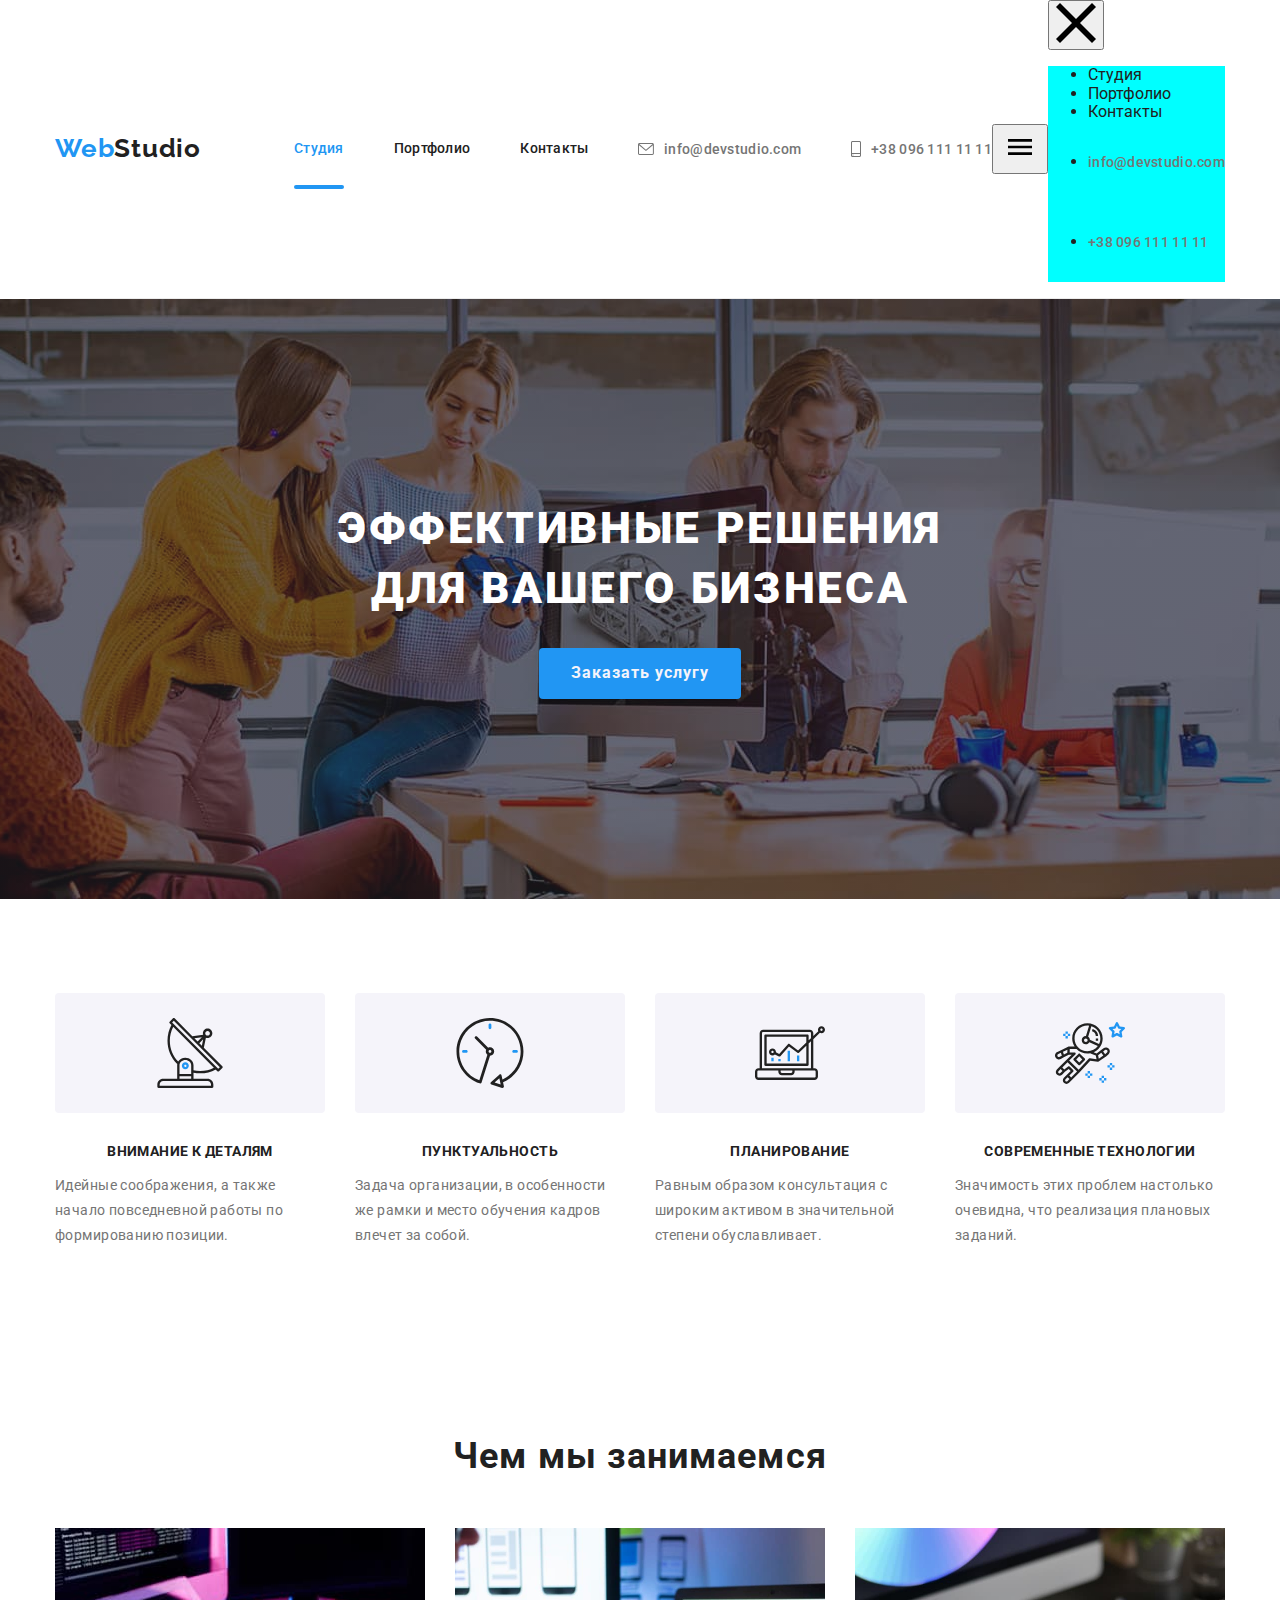
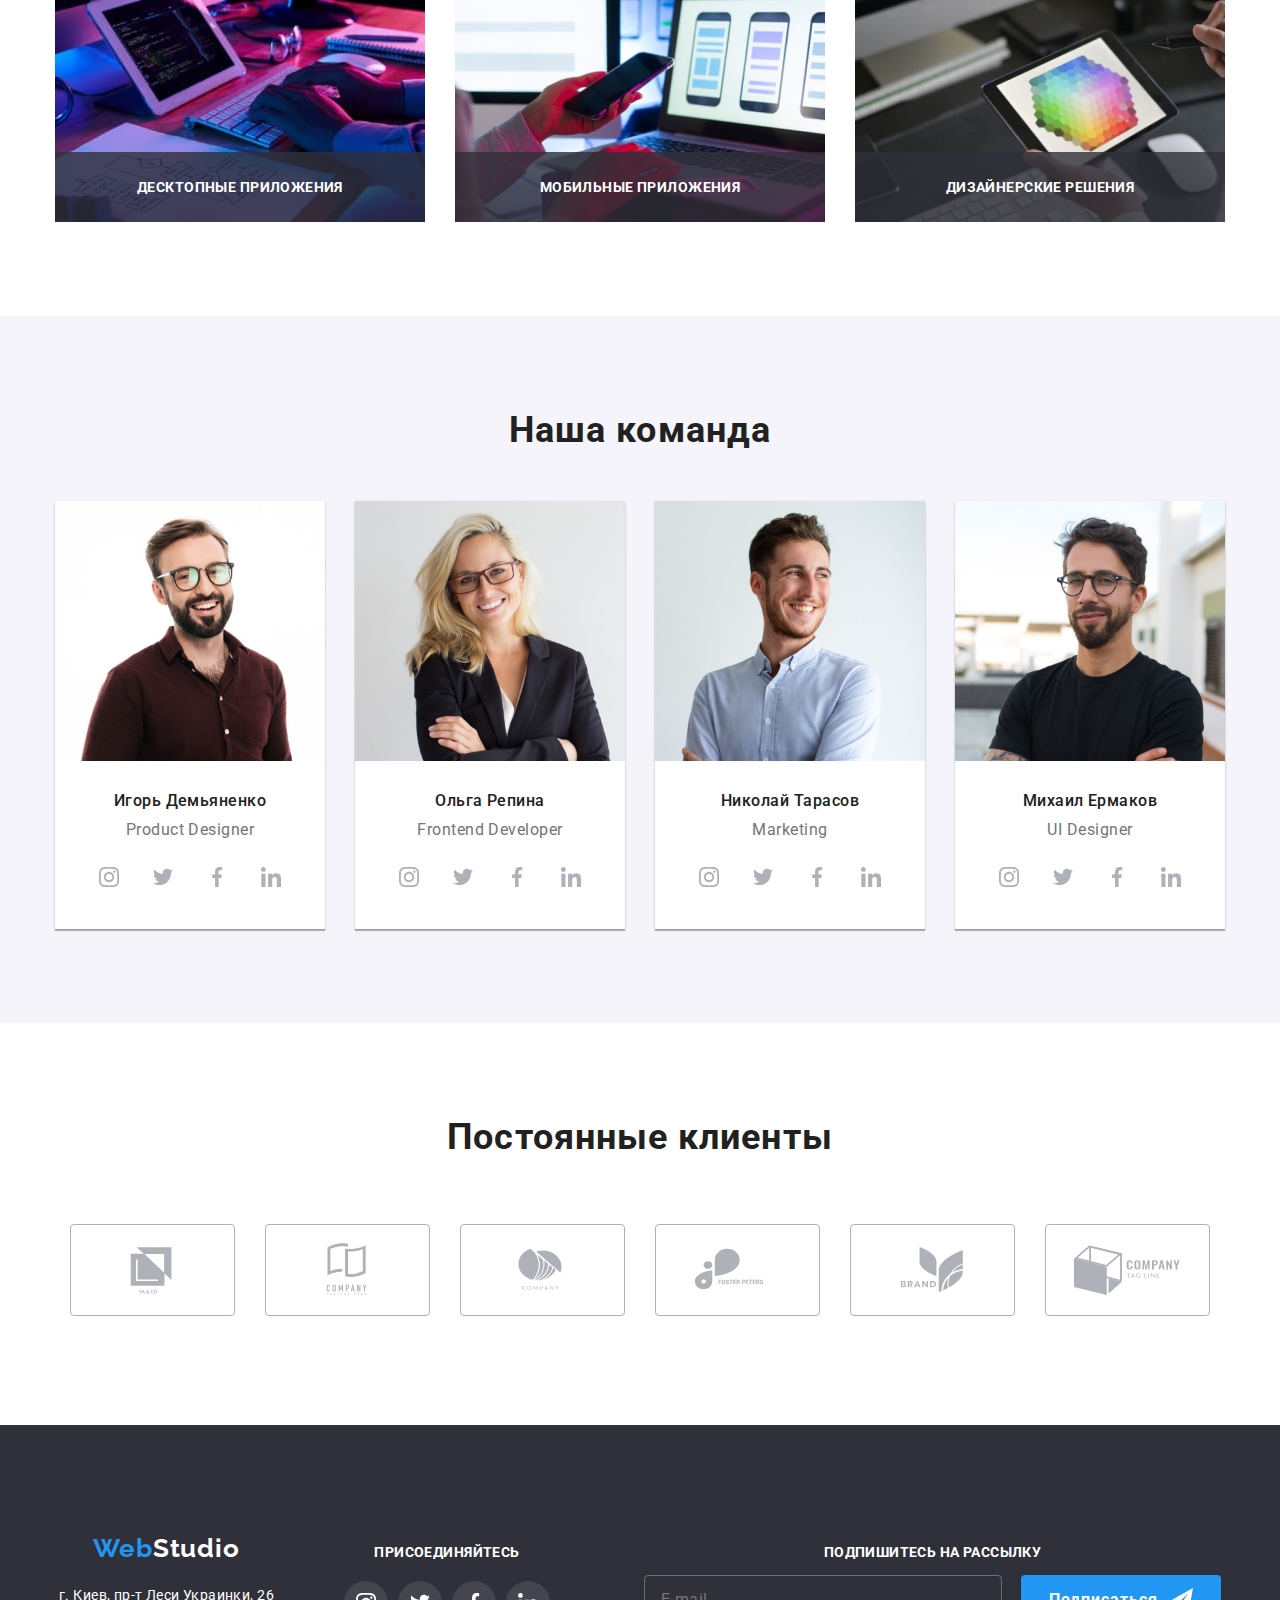
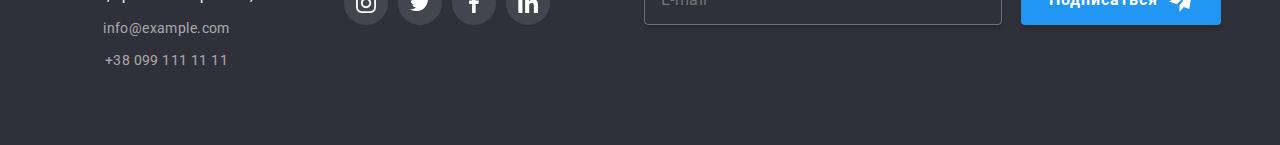
<file: index.html>
<!DOCTYPE html>
<html lang="ru">

<head>
  <meta charset="UTF-8" />
  <meta http-equiv="X-UA-Compatible" content="IE=edge" />
  <meta name="viewport" content="width=device-width, initial-scale=1.0" />
  <title>Homework№1</title>
  <link rel="preconnect" href="https://fonts.googleapis.com" />
  <link rel="preconnect" href="https://fonts.gstatic.com" crossorigin />
  <link href="https://fonts.googleapis.com/css2?family=Raleway:wght@700&family=Roboto:wght@400;500;700;900&display=swap"
    rel="stylesheet" />
  <link rel="stylesheet"
    href="https://cdnjs.cloudflare.com/ajax/libs/modern-normalize/1.1.0/modern-normalize.min.css" />
  
  <link rel="stylesheet" href="./css/main.min.css" />
</head>

<body>
  <!-- header/__BEM__ -->
  <header>
    <div class="container page-header">
      <nav class="menu">
        <a href="./index.html" class="menu__logo"><span class="menu__logoweb">Web</span>Studio</a>
        <ul class="menu__site-nav list">
          <li class="menu__item">
            <a href="./index.html" class="link current menu__navigation">Студия</a>
          </li>
          <li class="menu__item">
            <a href="./portfolio.html" class="link menu__navigation">Портфолио</a>
          </li>
          <li class="menu__item">
            <a href="" class="link menu__navigation">Контакты</a>
          </li>
        </ul>
      </nav>
      <ul class="contact list">
        <li class="contact__item">
          <a href="mailto:info@devstudio.com" class="contact__link-gray link list">
            <svg class="contact__icon-email" aria-hidden="true">
              <use href="./images/icons/symbol-defs.svg#icon-envelope-hover"></use>
            </svg>info@devstudio.com</a>
        </li>
        <li class="contact__item">
          <a href="tel:+380961111111" class="contact__link-gray link list">
            <svg class="contact__icon-tel">
              <use href="./images/icons/symbol-defs.svg#icon-smartphone"></use>
            </svg>+38 096 111 11 11</a>
        </li>
      </ul> 
    
      <button type="button" data-mobile-menu-open class="page-header__mobile-menu-open">
        <svg width="40" height="40">
        <use class="icon-cross" href="./images/icons/symbol-defs.svg#icon-menu"></use>
      </svg></button>
<nav class="page-header__mobile-menu-close mobile-menu is-hidden" data-mobile-menu>
  <button type="button" data-mobile-menu-close class="page-header__mobile-menu-close"
          >
          <svg width="40" height="40">
            <use class="icon-menu" href="./images/icons/symbol-defs.svg#icon-close"></use>
          </svg>
        </button>
    <ul class="mobile-menu__list">
    <li><a href="#" class="mobile-menu__link">Студия</a></li>
    <li><a href="#" class="mobile-menu__link">Портфолио</a></li>
    <li><a href="#" class="mobile-menu__link">Контакты</a></li>
    <li><a href="mailto:info@devstudio.com" class="contact__link-gray link list">info@devstudio.com</a></li>
    <li><a href="tel:+380961111111" class="contact__link-gray link list">+38 096 111 11 11</a></li>
  </ul>
</nav>
    </div>
  </header>
  <main>
    <!--главный заголовок-->

    <section class="section hero overlay">
      <div class="container">
        <h1 class="hero-title">эффективные решения для вашего бизнеса</h1>
        <button type="button" class="button" data-modal-open>Заказать услугу</button>
      </div>
    </section>

    <!--преимущества-->

    <section class="advantage section">
      <div class="container">
        <h2 class="visually-hidden">Преимущества</h2>
        <ul class="advantage-site list">
          <li class="advantage-text">
            <div class="fone-icon">
              <svg class="icon" width="70px" height="70px">
                <use href="./images/icons/symbol-defs.svg#icon-antenna-1"></use>
              </svg>
            </div>
            <h3 class="title-advantage">внимание к деталям</h3>
            <p class="text">
              Идейные соображения, а также начало повседневной работы по формированию позиции.
            </p>
          </li>
          <li class="advantage-text">
            <div class="fone-icon">
              <svg class="icon" width="70px" height="70px">
                <use href="./images/icons/symbol-defs.svg#icon-clock-1"></use>
              </svg>
            </div>
            <h3 class="title-advantage">пунктуальность</h3>
            <p class="text">
              Задача организации, в особенности же рамки и место обучения кадров влечет за собой.
            </p>
          </li>
          <li class="advantage-text">
            <div class="fone-icon">
              <svg class="icon" width="70px" height="70px">
                <use href="./images/icons/symbol-defs.svg#icon-diagram-1"></use>
              </svg>
            </div>
            <h3 class="title-advantage">планирование</h3>
            <p class="text">
              Равным образом консультация с широким активом в значительной степени обуславливает.
            </p>
          </li>
          <li class="advantage-text">
            <div class="fone-icon">
              <svg class="icon" width="70px" height="70px">
                <use href="./images/icons/symbol-defs.svg#icon-astronaut-1"></use>
              </svg>
            </div>
            <h3 class="title-advantage">современные технологии</h3>
            <p class="text">
              Значимость этих проблем настолько очевидна, что реализация плановых заданий.
            </p>
          </li>
        </ul>
      </div>
    </section>

    <!--что делаем-->
    <section class="work section">
      <div class=" work-mobile container">
        <h2 class="subhead">Чем мы занимаемся</h2>
        <ul class="list-subhead">
          <li>
            <div class="back-fone">
              <img width="370" height="294" src="./images/img1-370.jpg" alt="написання коду" />
              <div>
                <p class="text-fone">Десктопные приложения</p>
              </div>
            </div>
          </li>
          <li>
            <div class="back-fone">
              <img width="370" height="294" src="./images/img2.jpg" alt="фото з телефоном" />
              <div>
                <p class="text-fone">Мобильные приложения</p>
              </div>
            </div>
          </li>
          <li>
            <div class="back-fone">
              <img width="370" height="294" src="./images/img3.jpg" alt="фото з планшетом" />
              <div>
                <p class="text-fone">Дизайнерские решения</p>
              </div>
            </div>
          </li>
        </ul>
      </div>
    </section>
    <!--команда-->
    <section class="section team">
      <div class="container">
        <h2 class="subhead-team">Наша команда</h2>
        <ul class="list-team">
          <li class="team-li">
            <img width="270" height="260" src="images/img4.jpg" alt="Игорь Демьяненко" />
            <div class="stone">
              <h3 class="name">Игорь Демьяненко</h3>
              <p class="text-team">Product Designer</p>
              <ul class="list-social list">
                <li class="social-icon">
                  <a href="#" class="social">
                    <svg class="social-svg">
                      <use href="./images/icons/symbol-defs.svg#icon-Ellipse"></use>
                    </svg>
                  </a>
                </li>
                <li class="social-icon">
                  <a href="#" class="social">
                    <svg class="social-svg">
                      <use href="./images/icons/symbol-defs.svg#icon-Ellipse-1"></use>
                    </svg>
                  </a>
                </li>
                <li class="social-icon">
                  <a href="#" class="social">
                    <svg class="social-svg">
                      <use href="./images/icons/symbol-defs.svg#icon-Ellipse-2"></use>
                    </svg>
                  </a>
                </li>
                <li class="social-icon">
                  <a href="#" class="social">
                    <svg class="social-svg">
                      <use href="./images/icons/symbol-defs.svg#icon-Ellipse-3"></use>
                    </svg>
                  </a>
                </li>
              </ul>
            </div>
          </li>
          <li class="team-li">
            <img width="270" height="260" src="images/img5.jpg" alt="Ольга Репина" />
            <div class="stone">
              <h3 class="name">Ольга Репина</h3>
              <p class="text-team">Frontend Developer</p>
              <ul class="list-social list">
                <li class="social-icon">
                  <a href="#" class="social">
                    <svg class="social-svg">
                      <use href="./images/icons/symbol-defs.svg#icon-Ellipse"></use>
                    </svg>
                  </a>
                </li>
                <li class="social-icon">
                  <a href="#" class="social">
                    <svg class="social-svg">
                      <use href="./images/icons/symbol-defs.svg#icon-Ellipse-1"></use>
                    </svg>
                  </a>
                </li>
                <li class="social-icon">
                  <a href="#" class="social">
                    <svg class="social-svg">
                      <use href="./images/icons/symbol-defs.svg#icon-Ellipse-2"></use>
                    </svg>
                  </a>
                </li>
                <li class="social-icon">
                  <a href="#" class="social">
                    <svg class="social-svg">
                      <use href="./images/icons/symbol-defs.svg#icon-Ellipse-3"></use>
                    </svg>
                  </a>
                </li>
              </ul>
            </div>
          </li>
          <li class="team-li">
            <img width="270" height="260" src="images/img6.jpg" alt="Николай Тарасов" />
            <div class="stone">
              <h3 class="name">Николай Тарасов</h3>
              <p class="text-team">Marketing</p>
              <ul class="list-social list">
                <li class="social-icon">
                  <a href="#" class="social">
                    <svg class="social-svg">
                      <use href="./images/icons/symbol-defs.svg#icon-Ellipse"></use>
                    </svg>
                  </a>
                </li>
                <li class="social-icon">
                  <a href="#" class="social">
                    <svg class="social-svg">
                      <use href="./images/icons/symbol-defs.svg#icon-Ellipse-1"></use>
                    </svg>
                  </a>
                </li>
                <li class="social-icon">
                  <a href="#" class="social">
                    <svg class="social-svg">
                      <use href="./images/icons/symbol-defs.svg#icon-Ellipse-2"></use>
                    </svg>
                  </a>
                </li>
                <li class="social-icon">
                  <a href="#" class="social">
                    <svg class="social-svg">
                      <use href="./images/icons/symbol-defs.svg#icon-Ellipse-3"></use>
                    </svg>
                  </a>
                </li>
              </ul>
            </div>
          </li>
          <li class="team-li">
            <img width="270" height="260" src="images/img7.jpg" alt="Михаил Ермаков" />
            <div class="stone">
              <h3 class="name">Михаил Ермаков</h3>
              <p class="text-team">UI Designer</p>
              <ul class="list-social list">
                <li class="social-icon">
                  <a href="#" class="social">
                    <svg class="social-svg">
                      <use href="./images/icons/symbol-defs.svg#icon-Ellipse"></use>
                    </svg>
                  </a>
                </li>
                <li class="social-icon">
                  <a href="#" class="social">
                    <svg class="social-svg">
                      <use href="./images/icons/symbol-defs.svg#icon-Ellipse-1"></use>
                    </svg>
                  </a>
                </li>
                <li class="social-icon">
                  <a href="#" class="social">
                    <svg class="social-svg">
                      <use href="./images/icons/symbol-defs.svg#icon-Ellipse-2"></use>
                    </svg>
                  </a>
                </li>
                <li class="social-icon">
                  <a href="#" class="social">
                    <svg class="social-svg">
                      <use href="./images/icons/symbol-defs.svg#icon-Ellipse-3"></use>
                    </svg>
                  </a>
                </li>
              </ul>
            </div>
          </li>
        </ul>
      </div>
    </section>
    <section class="section">
      <div class="container">
        <h2 class="subhead-clients">Постоянные клиенты</h2>
        <ul class="list-clients list">
          <li class="clients-li">
            <a href="" class="clients-link link">
              <svg class="clients-icon">
                <use href="./images/icons/symbol-defs.svg#icon-group-1"></use>
              </svg>
            </a>
          </li>
          <li class="clients-li">
            <a href="" class="clients-link link">
              <svg class="clients-icon">
                <use href="./images/icons/symbol-defs.svg#icon-group-2"></use>
              </svg>
            </a>
          </li>
          <li class="clients-li">
            <a href="" class="clients-link link">
              <svg class="clients-icon">
                <use href="./images/icons/symbol-defs.svg#icon-group-3"></use>
              </svg>
            </a>
          </li>
          <li class="clients-li">
            <a href="" class="clients-link link">
              <svg class="clients-icon">
                <use href="./images/icons/symbol-defs.svg#icon-group-4"></use>
              </svg>
            </a>
          </li>
          <li class="clients-li">
            <a href="" class="clients-link link">
              <svg class="clients-icon">
                <use href="./images/icons/symbol-defs.svg#icon-group-5"></use>
              </svg>
            </a>
          </li>
          <li class="clients-li">
            <a href="" class="clients-link link">
              <svg class="clients-icon">
                <use href="./images/icons/symbol-defs.svg#icon-group-6"></use>
              </svg>
            </a>
          </li>
        </ul>
      </div>
    </section>
  </main>
  <!--footer-->
  <footer class="footer">
    <div class="container footer-list">
      <div class="adress-div">
        <a href="./index.html" class="logo-footer"> <span class="logoweb">Web</span>Studio </a>
        <address>
          <ul class="list-footer list">
            <li class="footer-li">
              <a href="https://goo.gl/maps/paLrzJ1DZaffjFaJ6" target="_blank" rel="noopener noreferrer"
                class="footer-adress">
                г. Киев, пр-т Леси Украинки, 26
              </a>
            </li>
            <li class="footer-li">
              <a href="mailto:" class="link-footer">info@example.com</a>
            </li>
            <li class="footer-li">
              <a href="tel:+380991111111" class="link-footer">+38 099 111 11 11</a>
            </li>
          </ul>
        </address>
      </div>
      <div>
        <p class="title-footer">Присоединяйтесь</p>
        <div>
          <ul class="list-social-footer list">
            <li class="social-icon-footer">
              <a href="#" class="social-footer">
                <svg class="social-svg-footer">
                  <use href="./images/icons/symbol-defs.svg#icon-Ellipse"></use>
                </svg>
              </a>
            </li>
            <li class="social-icon-footer">
              <a href="#" class="social-footer">
                <svg class="social-svg-footer">
                  <use href="./images/icons/symbol-defs.svg#icon-Ellipse-1"></use>
                </svg>
              </a>
            </li>
            <li class="social-icon-footer">
              <a href="#" class="social-footer">
                <svg class="social-svg-footer">
                  <use href="./images/icons/symbol-defs.svg#icon-Ellipse-2"></use>
                </svg>
              </a>
            </li>
            <li class="social-icon-footer">
              <a href="#" class="social-footer">
                <svg class="social-svg-footer">
                  <use href="./images/icons/symbol-defs.svg#icon-Ellipse-3"></use>
                </svg>
              </a>
            </li>
          </ul>
        </div>
      </div>

      <form class="form-footer" name="footer-form" autocomplete="on" novalidate>
        <p class="form-title-footer">Подпишитесь на рассылку</p>
        <label>
          <input class="fofrm-footer-label" type="email" name="email" placeholder="E-mail">
        </label>
        <button class="button-footer" type="submit">
          Подписаться
          <svg class="send-footer">
            <use href="./images/icons/symbol-defs.svg#icon-send-modal"></use>
          </svg>
        </button>
      </form>
    </div>
  </footer>
  <!-- Modal window -->
  <div class="backdrop is-hidden" data-modal>
    <div class="modal">
      <button class="button-modal" type="button" data-modal-close>
        <svg class="button-modal-close" width="11" height="11">
          <use href="./images/icons/symbol-defs.svg#icon-close"></use>
        </svg>
      </button>
      <div class="modal-inner">
        <h2 class="modal-title title">Подпишитесь на рассылку</h2>
        <form class="form" name="main-form" autocomplete="on" novalidate>
          <div class="form-field">
            <label class="form-field-label" for="user-name">Имя</label>
            <div class="form-field-inner">
              <input class="form-field-input" id="user-name" type="text" name="name" placeholder="">
              <svg class="form-field-icon" aria-hidden="true">
                <use href="./images/icons/symbol-defs.svg#icon-name-modal">
                </use>
              </svg>
            </div>
          </div>
          <div class="form-field">
            <label class="form-field-label" for="telefone">Телефон</label>
            <div class="form-field-inner">
              <input class="form-field-input" id="telefone" type="tel" name="telefon" placeholder="">
              <svg class="form-field-icon" aria-hidden="true">
                <use href="./images/icons/symbol-defs.svg#icon-tel-modal">
                </use>
              </svg>
            </div>
          </div>
          <div class="form-field">
            <label class="form-field-label" for="email">Почта</label>
            <div class="form-field-inner">
              <input class="form-field-input" id="email" type="email" name="email" placeholder="">
              <svg class="form-field-icon" aria-hidden="true">
                <use href="./images/icons/symbol-defs.svg#icon-email-modal">
                </use>
              </svg>
            </div>
          </div>
          <div class="form-field-mmargin">
            <label class="form-field-label" for="user-comment">Коментарий</label>
            <textarea class="form-field-textarea" name="user-comment" id="user-comment" rows="10"
              placeholder="Введіть текст"></textarea>
          </div>
          <div class="form-field-inner terms-conditions checkbox">
            <label class="checkbox-label" for="terms-conditions">
              <input class="checkbox-input visually-hidden" id="terms-conditions" type="checkbox"
                name="terms-conditions">
              <span class="checkbox-icon"></span>
              <span class="checkbox-text">Соглашаюсь с рассылкой и принимаю</span>
              <a class="link link-modal" href="">Условия договора</a>
            </label>
          </div>
          <button class="form-field-button" type="submit">Отправить</button>
        </form>
      </div>
    </div>
  </div>
  <script src="./js/modal.js"></script>
  <script src="./js/mobile-menu.js"></script>
</body>

</html>
</file>
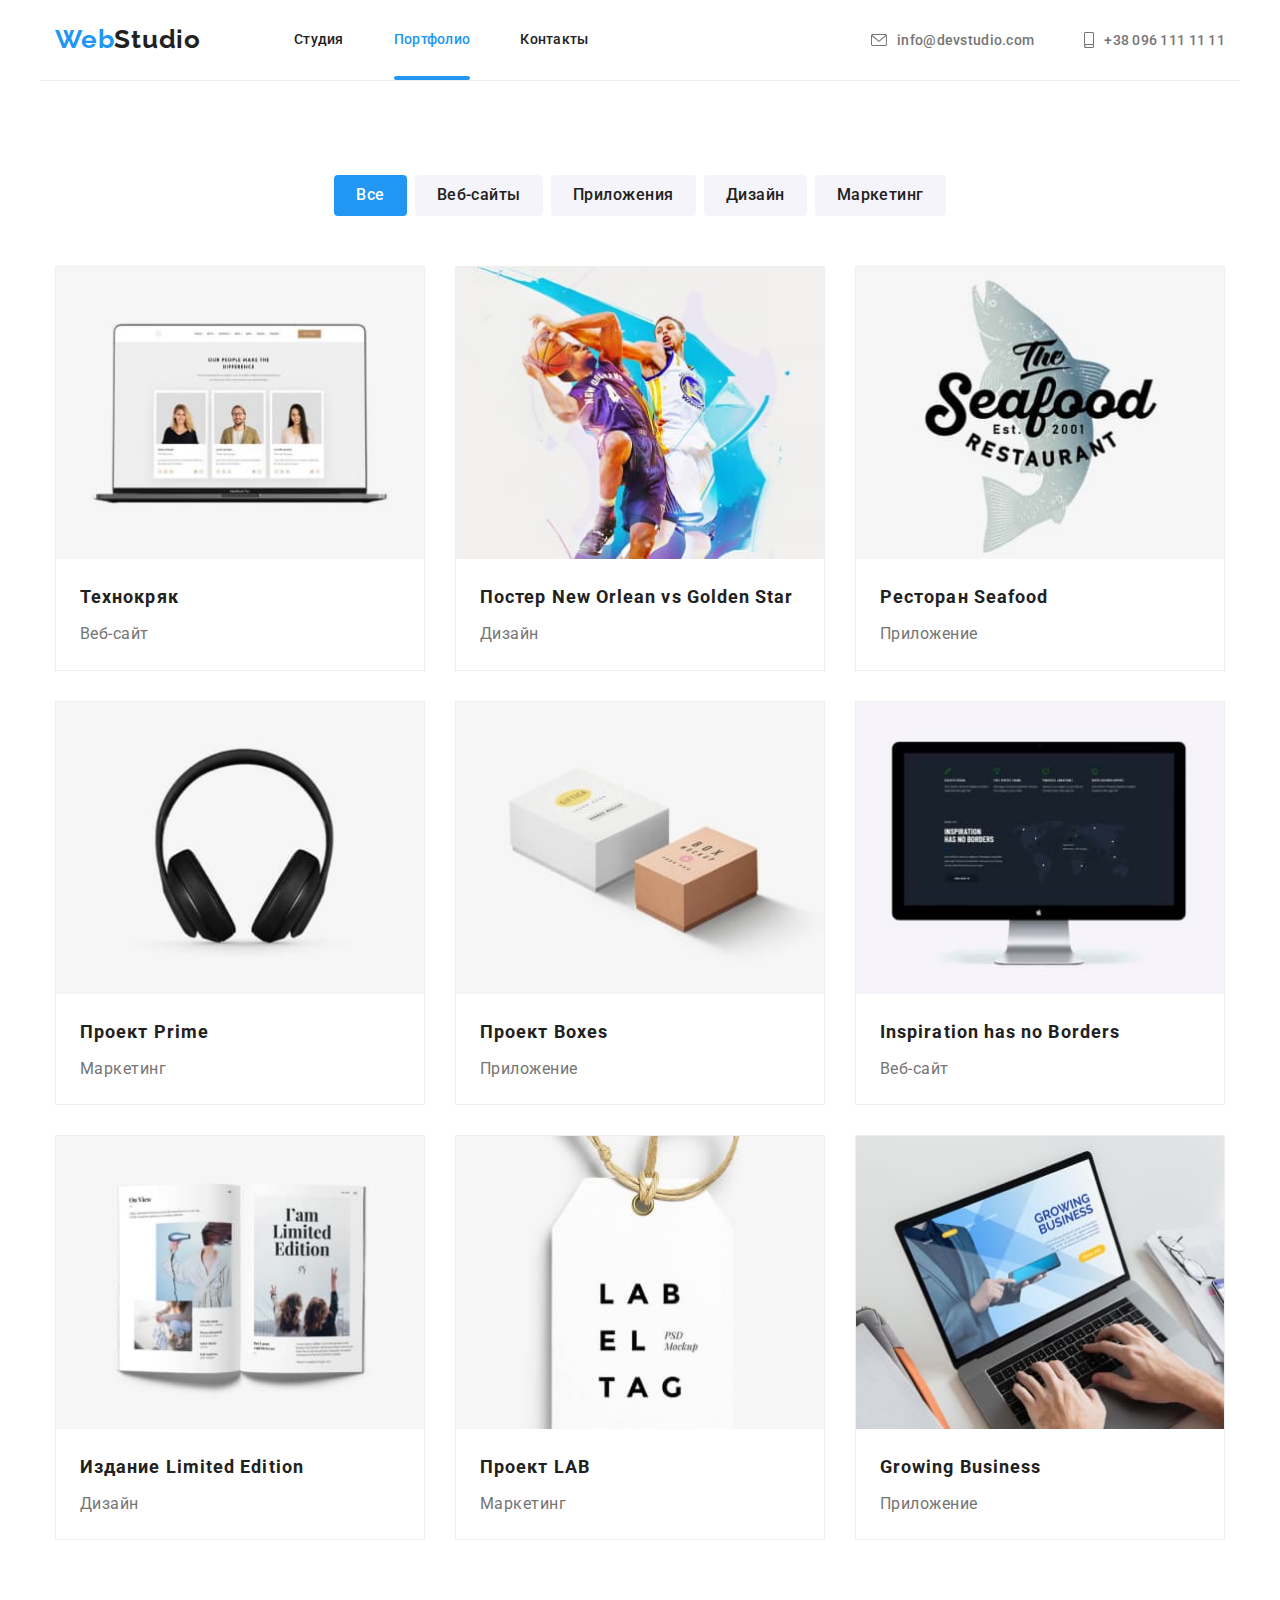
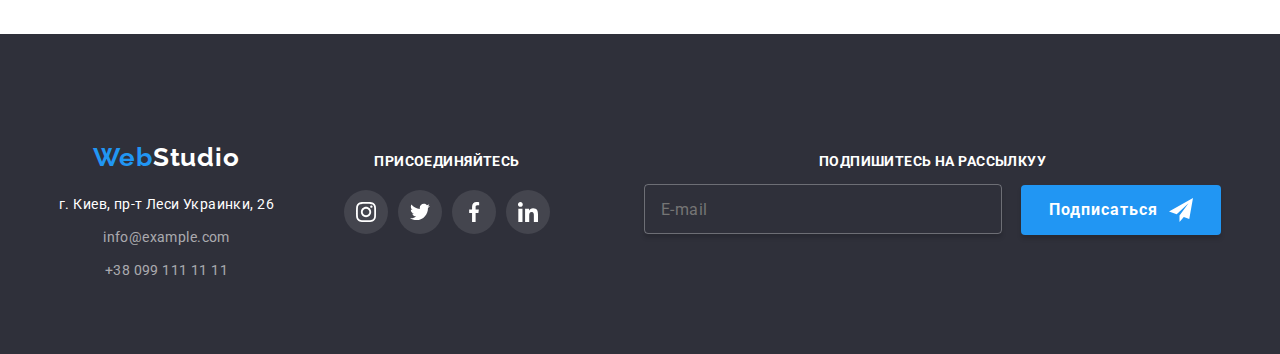
<file: portfolio.html>
<!DOCTYPE html>
<html lang="ru">
  <head>
    <meta charset="UTF-8" />
    <meta http-equiv="X-UA-Compatible" content="IE=edge" />
    <meta name="viewport" content="width=device-width, initial-scale=1.0" />
    <title>Homework№2</title>
    <link rel="preconnect" href="https://fonts.googleapis.com" />
    <link rel="preconnect" href="https://fonts.gstatic.com" crossorigin />
    <link
      href="https://fonts.googleapis.com/css2?family=Raleway:wght@700&family=Roboto:wght@400;500;700;900&display=swap"
      rel="stylesheet"
    />
    <link
      rel="stylesheet"
      href="https://cdnjs.cloudflare.com/ajax/libs/modern-normalize/1.1.0/modern-normalize.min.css"
    />
    <link rel="stylesheet" href="./css/main.min.css" />
  </head>
  <body>
    <!-- header/__BEM__ -->
    <header>
      <div class="container page-header">
        <nav class="menu">
          <a href="./index.html" class="menu__logo"><span class="menu__logoweb">Web</span>Studio</a>
          <ul class="menu__site-nav list">
            <li class="menu__item">
              <a href="./index.html" class="link menu__navigation">Студия</a>
            </li>
            <li class="menu__item">
              <a href="./portfolio.html" class="link current menu__navigation">Портфолио</a>
            </li>
            <li class="menu__item">
              <a href="" class="link menu__navigation">Контакты</a>
            </li>
          </ul>
        </nav>
        <ul class="contact list">
          <li class="contact__item">
            <a href="mailto:info@devstudio.com" class="contact__link-gray link list">
              <svg class="contact__icon-email" aria-hidden="true">
                <use href="./images/icons/symbol-defs.svg#icon-envelope-hover"></use>
              </svg>info@devstudio.com</a>
          </li>
          <li class="contact__item">
            <a href="tel:+380961111111" class="contact__link-gray link list">
              <svg class="contact__icon-tel">
                <use href="./images/icons/symbol-defs.svg#icon-smartphone"></use>
              </svg>+38 096 111 11 11</a>
          </li>
        </ul> 
      </div>
    </header>
    
    <main>
      <!--меню сайту кнопки-->
      <section class="section container-portfolio">
        <div class="container">
          <h1 class="visually-hidden">навигация по страничке</h1>
          <ul class="list-nav list">
            <li class="button-menu">
              <button type="button" class="portfolio-buttons active">Все</button>
            </li>
            <li class="button-menu">
              <button type="button" class="portfolio-buttons">Веб-сайты</button>
            </li>
            <li class="button-menu">
              <button type="button" class="portfolio-buttons">Приложения</button>
            </li>
            <li class="button-menu">
              <button type="button" class="portfolio-buttons">Дизайн</button>
            </li>
            <li class="button-menu">
              <button type="button" class="portfolio-buttons">Маркетинг</button>
            </li>
          </ul>

          <!--примеры работ-->

          <ul class="list-img list">
            <li class="img-item">
              <a href="#" class="border-shadow">
                <div class="card-shadow">
                  <img width="370" height="294" src="./images/img20.jpg" alt="Ноутбук" />
                  <p class="card-text">
                    Ресурс предлагает комплексные предложения с разным уровнем функционала и
                    сервисов. Все это позволит посетителю получить исчерпывающие сведения о
                    компании или частном лице.
                  </p>
                </div>
                <div class="limit">
                  <h2 class="title-portfolio">Технокряк</h2>
                  <p class="link-portfolio">Веб-сайт</p>
                </div>
              </a>
            </li>
            <li class="img-item">
              <a href="#" class="border-shadow">
                <div class="card-shadow">
                  <img width="370" height="294" src="./images/img21.jpg" alt="Ноутбук" />
                  <p class="card-text">
                    Ресурс предлагает комплексные предложения с разным уровнем функционала и
                    сервисов. Все это позволит посетителю получить исчерпывающие сведения о
                    компании или частном лице.
                  </p>
                </div>
                <div class="limit">
                  <h2 class="title-portfolio">Постер New Orlean vs Golden Star</h2>
                  <p class="link-portfolio">Дизайн</p>
                </div>
              </a>
            </li>
            <li class="img-item">
              <a href="#" class="border-shadow border-shadow">
                <div class="card-shadow">
                  <img width="370" height="294" src="./images/img22.jpg" alt="Ноутбук" />
                  <p class="card-text">
                    Ресурс предлагает комплексные предложения с разным уровнем функционала и
                    сервисов. Все это позволит посетителю получить исчерпывающие сведения о
                    компании или частном лице.
                  </p>
                </div>
                <div class="limit">
                  <h2 class="title-portfolio">Ресторан Seafood</h2>
                  <p class="link-portfolio">Приложение</p>
                </div>
              </a>
            </li>
            <li class="img-item">
              <a href="#" class="border-shadow">
                <div class="card-shadow">
                  <img width="370" height="294" src="./images/img23.jpg" alt="Ноутбук" />
                  <p class="card-text">
                    Ресурс предлагает комплексные предложения с разным уровнем функционала и
                    сервисов. Все это позволит посетителю получить исчерпывающие сведения о
                    компании или частном лице.
                  </p>
                </div>
                <div class="limit">
                  <h2 class="title-portfolio">Проект Prime</h2>
                  <p class="link-portfolio">Маркетинг</p>
                </div>
              </a>
            </li>
            <li class="img-item">
              <a href="#" class="border-shadow">
                <div class="card-shadow">
                  <img width="370" height="294" src="./images/img24.jpg" alt="Ноутбук" />
                  <p class="card-text">
                    Ресурс предлагает комплексные предложения с разным уровнем функционала и
                    сервисов. Все это позволит посетителю получить исчерпывающие сведения о
                    компании или частном лице.
                  </p>
                </div>
                <div class="limit">
                  <h2 class="title-portfolio">Проект Boxes</h2>
                  <p class="link-portfolio">Приложение</p>
                </div>
              </a>
            </li>
            <li class="img-item">
              <a href="#" class="border-shadow">
                <div class="card-shadow">
                  <img width="370" height="294" src="./images/img25.jpg" alt="Ноутбук" />
                  <p class="card-text">
                    Ресурс предлагает комплексные предложения с разным уровнем функционала и
                    сервисов. Все это позволит посетителю получить исчерпывающие сведения о
                    компании или частном лице.
                  </p>
                </div>
                <div class="limit">
                  <h2 class="title-portfolio">Inspiration has no Borders</h2>
                  <p class="link-portfolio">Веб-сайт</p>
                </div>
              </a>
            </li>
            <li class="img-item">
              <a href="#" class="border-shadow">
                <div class="card-shadow">
                  <img width="370" height="294" src="./images/img26.jpg" alt="Ноутбук" />
                  <p class="card-text">
                    Ресурс предлагает комплексные предложения с разным уровнем функционала и
                    сервисов. Все это позволит посетителю получить исчерпывающие сведения о
                    компании или частном лице.
                  </p>
                </div>
                <div class="limit">
                  <h2 class="title-portfolio">Издание Limited Edition</h2>
                  <p class="link-portfolio">Дизайн</p>
                </div>
              </a>
            </li>
            <li class="img-item">
              <a href="#" class="border-shadow">
                <div class="card-shadow">
                  <img width="370" height="294" src="./images/img27.jpg" alt="Ноутбук" />
                  <p class="card-text">
                    Ресурс предлагает комплексные предложения с разным уровнем функционала и
                    сервисов. Все это позволит посетителю получить исчерпывающие сведения о
                    компании или частном лице.
                  </p>
                </div>
                <div class="limit">
                  <h2 class="title-portfolio">Проект LAB</h2>
                  <p class="link-portfolio">Маркетинг</p>
                </div>
              </a>
            </li>
            <li class="img-item">
              <a href="#" class="border-shadow">
                <div class="card-shadow">
                  <img width="370" height="294" src="./images/img28.jpg" alt="Ноутбук" />
                  <p class="card-text">
                    Ресурс предлагает комплексные предложения с разным уровнем функционала и
                    сервисов. Все это позволит посетителю получить исчерпывающие сведения о
                    компании или частном лице.
                  </p>
                </div>
                <div class="limit">
                  <h2 class="title-portfolio">Growing Business</h2>
                  <p class="link-portfolio">Приложение</p>
                </div>
              </a>
            </li>
          </ul>
        </div>
      </section>
    </main>

    <!--подвал-->
    <footer class="footer">
      <div class="container footer-list">
        <div class="adress-div">
          <a href="./index.html" class="logo-footer"> <span class="logoweb">Web</span>Studio </a>
          <address>
            <ul class="list-footer list">
              <li class="footer-li">
                <a
                  href="https://goo.gl/maps/paLrzJ1DZaffjFaJ6"
                  target="_blank"
                  rel="noopener noreferrer"
                  class="footer-adress"
                >
                  г. Киев, пр-т Леси Украинки, 26
                </a>
              </li>
              <li class="footer-li">
                <a href="mailto:" class="link-footer">info@example.com</a>
              </li>
              <li class="footer-li">
                <a href="tel:+380991111111" class="link-footer">+38 099 111 11 11</a>
              </li>
            </ul>
          </address>
        </div>
        <div>
          <p class="title-footer">присоединяйтесь</p>
          <div>
            <ul class="list-social-footer list">
              <li class="social-icon-footer">
                <a href="#" class="social-footer">
                  <svg class="social-svg-footer">
                    <use href="./images/icons/symbol-defs.svg#icon-Ellipse"></use>
                  </svg>
                </a>
              </li>
              <li class="social-icon-footer">
                <a href="#" class="social-footer">
                  <svg class="social-svg-footer">
                    <use href="./images/icons/symbol-defs.svg#icon-Ellipse-1"></use>
                  </svg>
                </a>
              </li>
              <li class="social-icon-footer">
                <a href="#" class="social-footer">
                  <svg class="social-svg-footer">
                    <use href="./images/icons/symbol-defs.svg#icon-Ellipse-2"></use>
                  </svg>
                </a>
              </li>
              <li class="social-icon-footer">
                <a href="#" class="social-footer">
                  <svg class="social-svg-footer">
                    <use href="./images/icons/symbol-defs.svg#icon-Ellipse-3"></use>
                  </svg>
                </a>
              </li>
            </ul>
          </div>
        </div>
        <form class="form-footer" name="footer-form" autocomplete="on" novalidate>
          <p class="form-title-footer">Подпишитесь на рассылкуу</p>
            <label>
              <input class="fofrm-footer-label" type="email" name="email" placeholder="E-mail">
            </label>
            <button class="button-footer" type="submit">
              Подписаться
            <svg class="send-footer">
              <use href="./images/icons/symbol-defs.svg#icon-send-modal"></use>
          </svg>
        </button>
        </form>
      </div>
    </footer>
  </body>
</html>
</file>
<file: css/main.min.css>
:root{--color-accent: #2196f3;--color-text: #212121;--color-contact: #757575;--color-wite: #ffffff;--color-contrast: #2f303a;--color-button: #f5f4fa;--font-family: "Roboto";--color-border: #ececec;--color-li-portfolio: #eeeeee;--color-box: rgba(47, 48, 58, 0.4);--color-link-footer: rgba(255, 255, 255, 0.6);--color-icon: #afb1b8;--color-icon-footer: rgba(255, 255, 255, 0.1);--color-back-fone: rgba(47, 48, 58, 0.8)}*,::before,::after{-webkit-box-sizing:border-box;box-sizing:border-box}html{line-height:1.15;-webkit-text-size-adjust:100%;-moz-tab-size:4;-o-tab-size:4;tab-size:4}body{margin:0;font-family:system-ui,-apple-system,"Segoe UI",Roboto,Helvetica,Arial,sans-serif,"Apple Color Emoji","Segoe UI Emoji"}hr{height:0;color:inherit}abbr[title]{-webkit-text-decoration:underline dotted;text-decoration:underline dotted}b,strong{font-weight:bolder}code,kbd,samp,pre{font-family:ui-monospace,SFMono-Regular,Consolas,"Liberation Mono",Menlo,monospace;font-size:1em}small{font-size:80%}sub,sup{font-size:75%;line-height:0;position:relative;vertical-align:baseline}sub{bottom:-0.25em}sup{top:-0.5em}table{text-indent:0;border-color:inherit}button,input,optgroup,select,textarea{font-family:inherit;font-size:100%;line-height:1.15;margin:0}button,select{text-transform:none}button,[type=button],[type=reset],[type=submit]{-webkit-appearance:button}::-moz-focus-inner{border-style:none;padding:0}:-moz-focusring{outline:1px dotted ButtonText}:-moz-ui-invalid{box-shadow:none}legend{padding:0}progress{vertical-align:baseline}::-webkit-inner-spin-button,::-webkit-outer-spin-button{height:auto}[type=search]{-webkit-appearance:textfield;outline-offset:-2px}::-webkit-search-decoration{-webkit-appearance:none}::-webkit-file-upload-button{-webkit-appearance:button;font:inherit}summary{display:list-item}html{-webkit-box-sizing:border-box;box-sizing:border-box}*,*::after,*::before{-webkit-box-sizing:inherit;box-sizing:inherit}h1,h2,h3,h4,h5,h6,p{margin-top:0}a{text-decoration:none;color:inherit}.list{list-style:none;padding-left:0;margin:0}.link{text-decoration:none;color:inherit}img{display:block;max-width:100%;height:auto}address{font-style:normal}body{font-family:"Roboto";background-color:var(--color-wite);color:var(--color-text);font-size:16px}.visually-hidden{position:absolute;width:1px;height:1px;margin:-1px;border:0;padding:0;white-space:nowrap;-webkit-clip-path:inset(100%);clip-path:inset(100%);clip:rect(0 0 0 0);overflow:hidden}.backdrop.is-hidden{visibility:hidden;opacity:0;pointer-events:none}.section{padding-top:60px;padding-bottom:60px}@media screen and (min-width: 768px){.section{padding-top:94px;padding-bottom:94px}}.container{margin-left:auto;margin-right:auto;padding-left:15px;padding-right:15px}@media screen and (min-width: 480px){.container{width:480px;margin-left:auto;margin-right:auto;padding-left:15px;padding-right:15px}}@media screen and (min-width: 768px){.container{width:768px;margin-left:auto;margin-right:auto;padding-left:15px;padding-right:15px}}@media screen and (min-width: 1200px){.container{width:1200px;margin-left:auto;margin-right:auto;padding-left:15px;padding-right:15px}}.modal-title.title{text-align:center;font-size:20px;line-height:1.15;letter-spacing:.03em}.modal{position:absolute;top:50%;left:50%;-webkit-transform:translate(-50%, -50%);transform:translate(-50%, -50%);min-width:528px;min-height:581px;background:var(--color-wite);-webkit-box-shadow:0px 1px 3px rgba(0,0,0,.12),0px 1px 1px rgba(0,0,0,.14),0px 2px 1px rgba(0,0,0,.2);box-shadow:0px 1px 3px rgba(0,0,0,.12),0px 1px 1px rgba(0,0,0,.14),0px 2px 1px rgba(0,0,0,.2);border-radius:4px}.button-modal{position:absolute;top:8px;right:8px;width:30px;height:30px;border:1px solid rgba(0,0,0,.1);border-radius:50%;background-color:var(--color-wite);cursor:pointer}.form-field-button{cursor:pointer;color:var(--color-button);background-color:var(--color-accent);font-weight:700;font-size:16px;line-height:1.9;border-radius:4px;-webkit-box-shadow:0px 4px 4px rgba(0,0,0,.15);box-shadow:0px 4px 4px rgba(0,0,0,.15);margin-left:auto;margin-right:auto;padding-left:52px;padding-right:52px;padding-top:10px;padding-bottom:10px;border:0px;display:-webkit-box;display:-ms-flexbox;display:flex;letter-spacing:.06em;-webkit-transition-property:background-color;transition-property:background-color;-webkit-transition-duration:250ms;transition-duration:250ms;-webkit-transition-timing-function:cubic-bezier(0.4, 0, 0.2, 1);transition-timing-function:cubic-bezier(0.4, 0, 0.2, 1)}.button-modal-close:hover,.button-modal-close:focus{fill:var(--color-accent)}.button-modal-close{-webkit-transition:250ms cubic-bezier(0.4, 0, 0.2, 1);transition:250ms cubic-bezier(0.4, 0, 0.2, 1)}.modal-inner{padding:40px}.modal-title{margin-bottom:12px}.checkbox{display:-webkit-box;display:-ms-flexbox;display:flex;-webkit-box-pack:center;-ms-flex-pack:center;justify-content:center}.checkbox-text{font-size:14px;line-height:1.7;letter-spacing:.03em;color:var(--color-contact)}.checkbox-label{line-height:1.71;display:-webkit-box;display:-ms-flexbox;display:flex;-webkit-box-align:center;-ms-flex-align:center;align-items:center;-webkit-box-pack:center;-ms-flex-pack:center;justify-content:center}.checkbox-input{position:absolute;width:1px;height:1px;margin:-1px;border:0;padding:0;white-space:nowrap;-webkit-clip-path:inset(100%);clip-path:inset(100%);clip:rect(0 0 0 0);overflow:hidden}.checkbox-icon{margin-right:8px;border:2px solid var(--color-text);border-radius:3px;width:15px;height:15px;-webkit-transition:250ms cubic-bezier(0.4, 0, 0.2, 1);transition:250ms cubic-bezier(0.4, 0, 0.2, 1)}.checkbox-input:checked+.checkbox-icon{background-origin:border-box;background-image:url(../images/icons/Check-box.svg);background-position:center;background-size:cover;border:none;background-color:var(--color-accent)}.link-modal{font-weight:400;font-size:14px;line-height:1.74;letter-spacing:.03em;color:var(--color-accent);margin-left:4px}.form-field{margin-bottom:10px}.form-field-mmargin{margin-bottom:20px}.form-field-label{display:block;margin-bottom:4px;font-size:12px;line-height:1.16;letter-spacing:.01em;color:var(--color-contact)}.form-field-input{display:block;width:100%;height:40px;padding-left:42px;border:1px solid rgba(33,33,33,.2);border-radius:4px;color:var(--color-text);-webkit-transition:border,250ms cubic-bezier(0.4, 0, 0.2, 1);transition:border,250ms cubic-bezier(0.4, 0, 0.2, 1)}.form-field-input:focus+.form-field-icon{fill:var(--color-accent)}.form-field-inner{position:relative}.form-field-input:focus-visible{outline:1px solid var(--color-accent)}.form-field-icon{position:absolute;top:14px;width:12px;height:12px;-webkit-transform:translatex(125%);transform:translatex(125%);-webkit-transition-duration:250ms;transition-duration:250ms;-webkit-transition-timing-function:cubic-bezier(0.4, 0, 0.2, 1);transition-timing-function:cubic-bezier(0.4, 0, 0.2, 1)}.form-field-textarea{display:block;width:100%;margin-bottom:20px;padding:12px 16px;height:120px;border:1px solid rgba(33,33,33,.2);border-radius:4px;color:var(--color-text);resize:none;-webkit-transition-duration:250ms;transition-duration:250ms;-webkit-transition-timing-function:cubic-bezier(0.4, 0, 0.2, 1);transition-timing-function:cubic-bezier(0.4, 0, 0.2, 1)}.form-field-textarea:focus-visible{outline:1px solid var(--color-accent)}.terms-conditions{margin-bottom:30px}.button{cursor:pointer;color:var(--color-button);background-color:var(--color-accent);font-weight:700;font-size:16px;line-height:1.9;border-radius:4px;-webkit-box-shadow:0px 4px 4px rgba(0,0,0,.15);box-shadow:0px 4px 4px rgba(0,0,0,.15);margin-left:auto;margin-right:auto;padding-left:32px;padding-right:32px;padding-top:10px;padding-bottom:10px;border:0px;display:-webkit-box;display:-ms-flexbox;display:flex;letter-spacing:.06em;-webkit-transition-property:background-color;transition-property:background-color;-webkit-transition-duration:250ms;transition-duration:250ms;-webkit-transition-timing-function:cubic-bezier(0.4, 0, 0.2, 1);transition-timing-function:cubic-bezier(0.4, 0, 0.2, 1)}.button:hover,.button:focus{background-color:var(--color-text);color:var(--color-button)}.button:active{background-color:var(--color-text)}.list-nav{display:-webkit-box;display:-ms-flexbox;display:flex;-webkit-box-pack:center;-ms-flex-pack:center;justify-content:center;margin-bottom:50px}.portfolio-buttons{color:var(--color-text);background-color:var(--color-button);cursor:pointer;border:none;border-radius:4px;font-weight:500;font-size:16px;line-height:1.8;letter-spacing:.03em;padding:6px 22px 6px 22px;-webkit-transition-property:background-color,color,-webkit-box-shadow;transition-property:background-color,color,-webkit-box-shadow;transition-property:background-color,color,box-shadow;transition-property:background-color,color,box-shadow,-webkit-box-shadow;-webkit-transition-duration:250ms;transition-duration:250ms;-webkit-transition-timing-function:cubic-bezier(0.4, 0, 0.2, 1);transition-timing-function:cubic-bezier(0.4, 0, 0.2, 1)}.list-nav .button-menu:not(:last-child){margin-right:8px}.portfolio-buttons:hover,.portfolio-buttons:focus{background-color:var(--color-accent);color:var(--color-wite);-webkit-box-shadow:0px 3px 1px rgba(0,0,0,.1),0px 1px 2px rgba(0,0,0,.08),0px 2px 2px rgba(0,0,0,.12);box-shadow:0px 3px 1px rgba(0,0,0,.1),0px 1px 2px rgba(0,0,0,.08),0px 2px 2px rgba(0,0,0,.12);border-radius:4px}.portfolio-buttons:active{background-color:var(--color-accent);color:var(--color-wite);background-color:var(--color-wite);-webkit-box-shadow:0px 3px 1px rgba(0,0,0,.1),0px 1px 2px rgba(0,0,0,.08),0px 2px 2px rgba(0,0,0,.12);box-shadow:0px 3px 1px rgba(0,0,0,.1),0px 1px 2px rgba(0,0,0,.08),0px 2px 2px rgba(0,0,0,.12);border-radius:4px}.portfolio-buttons.active{background-color:var(--color-accent);color:var(--color-wite)}.hero-title{color:var(--color-wite);font-weight:900;font-size:26px;line-height:1.61;text-transform:uppercase;letter-spacing:.06em;text-align:center;margin-top:0;margin-bottom:30px;display:block;margin-left:auto;margin-right:auto}@media screen and (min-width: 768px){.hero-title{color:var(--color-wite);width:696px;font-weight:900;font-size:44px;line-height:1.36;text-transform:uppercase;letter-spacing:.06em;text-align:center;margin-top:0;margin-bottom:30px;display:block;margin-left:auto;margin-right:auto}}.title-portfolio{font-size:18px;line-height:2;margin-bottom:0px;letter-spacing:.06em;color:var(--color-text)}.page-header{border-bottom:1px solid var(--color-border)}.page-header{display:-webkit-box;display:-ms-flexbox;display:flex;-webkit-box-align:center;-ms-flex-align:center;align-items:center;-webkit-box-pack:justify;-ms-flex-pack:justify;justify-content:space-between;border-bottom:1px solid #ececec;position:relative;display:flex}.mobile-menu__list{top:480px;left:796px;background-color:aqua}.menu{display:-webkit-box;display:-ms-flexbox;display:flex;-webkit-box-align:center;-ms-flex-align:center;align-items:center;align-items:center;display:flex;font-weight:500;font-size:14px;line-height:1.15;letter-spacing:.02em}.menu__logo{color:var(--color-text);font-family:"Raleway";font-weight:700;font-size:26px;line-height:1.2;letter-spacing:.03em;margin-right:93px}@media screen and (max-width: 1199px){.menu__logo{font-size:24px}}.menu__logoweb{color:var(--color-accent)}.menu__site-nav{display:-webkit-box;display:-ms-flexbox;display:flex}@media screen and (max-width: 1199px){.menu__site-nav{display:none}}.menu__site-nav{-webkit-box-align:center;-ms-flex-align:center;align-items:center;font-weight:500;font-size:14px;line-height:1.15;letter-spacing:.02em}.menu__item:not(:last-child){margin-right:50px}.menu .menu_list .list.menu__item+.menu__item{margin-right:40px}.menu__navigation{display:-webkit-box;display:-ms-flexbox;display:flex;padding-top:32px;padding-bottom:32px;font-family:"Roboto";font-weight:500;font-size:14px;line-height:1.14;letter-spacing:.02em;-webkit-transition-property:color;transition-property:color;-webkit-transition-duration:250ms;transition-duration:250ms;-webkit-transition-timing-function:cubic-bezier(0.4, 0, 0.2, 1);transition-timing-function:cubic-bezier(0.4, 0, 0.2, 1)}.current{color:var(--color-accent)}.current .current .menu__navigation{position:relative;color:var(--color-accent)}.current.menu__navigation::after{content:"";width:100%;height:4px;border-radius:2px;background-color:var(--color-accent);position:absolute;bottom:0;left:0}.current.menu__navigation{position:relative;color:var(--color-accent)}.current.menu__navigation::after{content:"";width:100%;height:4px;border-radius:2px;background-color:var(--color-accent);position:absolute;bottom:0;left:0}.contact{display:-webkit-box;display:-ms-flexbox;display:flex;margin-left:auto}@media screen and (max-width: 1199px){.contact{display:none}}.contact__item:not(:last-child){margin-right:50px}.contact__link-gray{display:-webkit-box;display:-ms-flexbox;display:flex;-webkit-box-align:center;-ms-flex-align:center;align-items:center;font-weight:500;font-size:14px;letter-spacing:.02em;padding-top:32px;padding-bottom:32px;color:var(--color-contact);-webkit-transition-property:color;transition-property:color;-webkit-transition-duration:250ms;transition-duration:250ms;-webkit-transition-timing-function:cubic-bezier(0.4, 0, 0.2, 1);transition-timing-function:cubic-bezier(0.4, 0, 0.2, 1)}.contact__link-gray:hover,.contact :focus{color:var(--color-accent)}.contact__icon-email{width:16px;height:12px;margin-right:10px;fill:currentColor}.contact__icon-tel{width:10px;height:16px;margin-right:10px;fill:currentColor}@media screen and (max-width: 1199px){.menu-container{display:none}.menu-container.is-open{display:block;position:absolute;z-index:11;top:0;left:0;width:100%;background-color:______;padding:48px 40px}}.footer{background-color:var(--color-contrast);text-decoration:none;padding-top:60px;padding-bottom:60px;text-align:center}.footer .logo{margin-right:0px}.footer-list{-webkit-box-align:baseline;-ms-flex-align:baseline;align-items:baseline}@media screen and (min-width: 768px){.footer-list{display:-webkit-box;display:-ms-flexbox;display:flex;-webkit-box-align:baseline;-ms-flex-align:baseline;align-items:baseline;-ms-flex-wrap:wrap;flex-wrap:wrap;-webkit-box-pack:center;-ms-flex-pack:center;justify-content:center}}.adress-div{margin-bottom:60px}@media screen and (min-width: 320px){.adress-div{margin-bottom:60px;text-align:center}}@media screen and (min-width: 768px){.adress-div{margin-right:165px;margin-bottom:0}}@media screen and (min-width: 1200px){.adress-div{margin-right:70px}}.logo-footer{font-family:"Raleway";font-weight:700;font-size:26px;line-height:1.2;color:var(--color-wite);text-decoration:none;letter-spacing:.03em}.logoweb{color:var(--color-accent)}.footer-adress{color:var(--color-wite);font-size:14px;line-height:1.7;letter-spacing:.03em;text-decoration:none}.list-footer{margin-top:20px}.link-footer{color:var(--color-link-footer);font-family:"Roboto";font-size:14px;line-height:1.7;letter-spacing:.03em;text-decoration:none;-webkit-transition-property:color;transition-property:color;-webkit-transition-duration:250ms;transition-duration:250ms;-webkit-transition-timing-function:cubic-bezier(0.4, 0, 0.2, 1);transition-timing-function:cubic-bezier(0.4, 0, 0.2, 1)}.link-footer:hover,:focus{color:var(--color-accent)}.list-footer .footer-li+.footer-li{margin-top:9px}.title-footer{text-align:center;font-family:"Roboto";font-style:normal;font-weight:700;font-size:14px;line-height:1.14;letter-spacing:.03em;text-transform:uppercase;color:var(--color-wite);margin-bottom:20px}.list-social-footer{-webkit-box-pack:center;-ms-flex-pack:center;justify-content:center;display:-webkit-box;display:-ms-flexbox;display:flex;-webkit-box-align:center;-ms-flex-align:center;align-items:center;margin-bottom:60px}@media screen and (min-width: 768px){.list-social-footer{display:-webkit-box;display:-ms-flexbox;display:flex;-webkit-box-align:center;-ms-flex-align:center;align-items:center;-webkit-box-pack:center;-ms-flex-pack:center;justify-content:center}}.social-icon-footer{display:-webkit-box;display:-ms-flexbox;display:flex;-webkit-box-align:center;-ms-flex-align:center;align-items:center;-webkit-box-pack:center;-ms-flex-pack:center;justify-content:center}.social-icon-footer:not(:last-child){margin-right:10px}.social-footer{max-width:100%;height:auto;width:44px;height:44px;display:-webkit-box;display:-ms-flexbox;display:flex;-webkit-box-align:center;-ms-flex-align:center;align-items:center;-webkit-box-pack:center;-ms-flex-pack:center;justify-content:center;border-radius:50%;-webkit-transition-property:background-color;transition-property:background-color;-webkit-transition-duration:250ms;transition-duration:250ms;-webkit-transition-timing-function:cubic-bezier(0.4, 0, 0.2, 1);transition-timing-function:cubic-bezier(0.4, 0, 0.2, 1)}.social-footer:hover{background-color:var(--color-accent)}.social-footer:focus{background-color:var(--color-accent)}.social-svg-footer{width:44px;height:44px;fill:var(--color-wite);background-color:var(--color-icon-footer);border-radius:50%;color:currentColor}@media screen and (min-width: 320px){.form-footer{margin-left:0}}@media screen and (min-width: 768px){.form-footer{margin-top:60px}}@media screen and (min-width: 1200px){.form-footer{margin-left:94px}}.form-title-footer{font-weight:700;font-size:14px;line-height:1.14;letter-spacing:.03em;text-transform:uppercase;color:var(--color-wite);font-weight:700;font-size:14px;line-height:1.14;letter-spacing:.03em;text-transform:uppercase;color:var(--color-wite)}.fofrm-footer-label{width:100%;height:50px;background-color:var(--color-contrast);-webkit-box-shadow:0px 4px 4px 0px rgba(0,0,0,.15);box-shadow:0px 4px 4px 0px rgba(0,0,0,.15);border:1px solid rgba(255,255,255,.3);border-radius:4px;font-family:Roboto;line-height:1.25;letter-spacing:.03em;color:var(--color-wite);padding:15px 16px;margin-bottom:20px}@media screen and (min-width: 768px){.fofrm-footer-label{width:450px;margin:0 auto;width:100%;height:50px;background-color:rgba(0,0,0,0);-webkit-box-shadow:0px 4px 4px 0px rgba(0,0,0,.15);box-shadow:0px 4px 4px 0pxrgba 0,0,0,.15;border:1pxsolidrgba 255,255,255,.3;border-radius:4px;line-height:1.25;letter-spacing:.03em;color:var(--color-wite);padding:15px 16px;margin-bottom:20px}}@media screen and (min-width: 1200px){.fofrm-footer-label{width:358px;display:inline-block}}.button-footer{cursor:pointer;display:-webkit-inline-box;display:-ms-inline-flexbox;display:inline-flex;-webkit-box-align:center;-ms-flex-align:center;align-items:center;-webkit-box-pack:justify;-ms-flex-pack:justify;justify-content:space-between;margin-left:15px;width:200px;height:50px;text-align:center;padding:10px 28px;background:#2196f3;-webkit-box-shadow:0px 4px 4px rgba(0,0,0,.15);box-shadow:0px 4px 4px rgba(0,0,0,.15);border-radius:4px;border:none;font-weight:700;line-height:1.88;letter-spacing:.06em;color:var(--color-wite);-webkit-transition-duration:250ms;transition-duration:250ms;-webkit-transition-timing-function:cubic-bezier(0.4, 0, 0.2, 1);transition-timing-function:cubic-bezier(0.4, 0, 0.2, 1)}.send-footer{width:24px;height:24px;fill:var(--color-wite)}.button-footer:hover,.button-footer:focus{background-color:var(--color-text)}.list-subhead{padding-left:0px;-webkit-box-pack:justify;-ms-flex-pack:justify;justify-content:space-between;list-style:none;margin:0;display:-webkit-box;display:-ms-flexbox;display:flex}.back-fone{position:relative}.text-fone{position:absolute;bottom:0;left:0;width:100%;padding-top:27px;padding-bottom:27px;margin-bottom:0;text-transform:uppercase;color:var(--color-wite);background-color:var(--color-back-fone);font-size:14px;font-weight:700;letter-spacing:.03em;text-align:center}.advantage{padding-top:94px}@media screen and (min-width: 768px){.advantage-site{display:-webkit-box;display:-ms-flexbox;display:flex}}@media screen and (min-width: 768px){.advantage-site .advantage-text:not(:last-child){margin-right:30px}}@media screen and (min-width: 768px){.advantage-text{width:270px}}.title-advantage{font-size:14px;line-height:1.15;letter-spacing:.03em;text-transform:uppercase;text-align:center}@media screen and (min-width: 768px){.title-advantage{font-size:14px;line-height:1.15;letter-spacing:.03em;text-transform:uppercase}}.text{color:var(--color-contact);font-size:14px;line-height:1.8;margin-bottom:0px;letter-spacing:.03em}.fone-icon{display:-webkit-box;display:-ms-flexbox;display:flex;-webkit-box-pack:center;-ms-flex-pack:center;justify-content:center;-webkit-box-align:center;-ms-flex-align:center;align-items:center;height:120px;background:var(--color-button);border-radius:4px;margin-bottom:30px}.icon{width:70px;height:70px;fill:#212121}@media screen and (max-width: 768px){.work{display:none}}@media screen and (min-width: 768px){.worc-mobile{padding-top:0}}.team{background-color:var(--color-button)}.container.team{background-color:var(--color-button)}.subhead{font-size:36px;line-height:1.15;text-align:center;letter-spacing:.03em;margin-bottom:50px}.subhead-team{font-size:28px;line-height:1.18;text-align:center;letter-spacing:.03em;margin-bottom:50px}@media screen and (min-width: 768px){.subhead-team{font-size:36px;line-height:1.15;text-align:center;letter-spacing:.03em;margin-bottom:50px}}.list-team{padding-left:0px;-webkit-box-pack:justify;-ms-flex-pack:justify;justify-content:space-between}@media screen and (min-width: 768px){.list-team{padding-left:0px;-webkit-box-pack:justify;-ms-flex-pack:justify;justify-content:space-between;margin:0;display:-webkit-box;display:-ms-flexbox;display:flex}}.stone{padding-top:30px;padding-bottom:30px;background-color:var(--color-wite)}@media screen and (min-width: 768px){.stone{padding-top:30px;padding-bottom:30px;width:270px;background-color:var(--color-wite)}}.team-li:not(:last-child){margin-bottom:30px}.team-li{text-align:center;list-style:none;-webkit-box-shadow:0px 1px 3px rgba(0,0,0,.12),0px 1px 1px rgba(0,0,0,.14),0px 2px 1px rgba(0,0,0,.2);box-shadow:0px 1px 3px rgba(0,0,0,.12),0px 1px 1px rgba(0,0,0,.14),0px 2px 1px rgba(0,0,0,.2)}@media screen and (min-width: 768px){.team-li{margin-bottom:0;text-align:center;list-style:none;-webkit-box-shadow:0px 1px 3px rgba(0,0,0,.12),0px 1px 1px rgba(0,0,0,.14),0px 2px 1px rgba(0,0,0,.2);box-shadow:0px 1px 3px rgba(0,0,0,.12),0px 1px 1px rgba(0,0,0,.14),0px 2px 1px rgba(0,0,0,.2)}}@media screen and (min-width: 768px){.team-li:not(:last-child){margin-bottom:0}}.name{font-weight:500;color:var(--color-text);letter-spacing:.03em;font-size:16px;line-height:1.19;margin-bottom:10px}.text-team{color:var(--color-contact);font-size:16px;line-height:1.19;text-align:center;letter-spacing:.03em;margin-bottom:16px}.list-social{display:-webkit-box;display:-ms-flexbox;display:flex;-webkit-box-align:center;-ms-flex-align:center;align-items:center;-webkit-box-pack:center;-ms-flex-pack:center;justify-content:center}.social-icon{display:-webkit-box;display:-ms-flexbox;display:flex;-webkit-box-align:center;-ms-flex-align:center;align-items:center;-webkit-box-pack:center;-ms-flex-pack:center;justify-content:center}.social-icon:not(:last-child){margin-right:10px}.social{max-width:100%;height:auto;width:44px;height:44px;display:-webkit-box;display:-ms-flexbox;display:flex;-webkit-box-align:center;-ms-flex-align:center;align-items:center;-webkit-box-pack:center;-ms-flex-pack:center;justify-content:center;border-radius:50%;fill:var(--color-icon);-webkit-transition-property:background-color,fill;transition-property:background-color,fill;-webkit-transition-duration:250ms;transition-duration:250ms;-webkit-transition-timing-function:cubic-bezier(0.4, 0, 0.2, 1);transition-timing-function:cubic-bezier(0.4, 0, 0.2, 1)}.social-svg{width:44px;height:44px;color:currentColor}.social:hover{background-color:var(--color-accent);fill:var(--color-wite)}.social:focus{background-color:var(--color-accent);fill:var(--color-wite)}.subhead-clients{font-size:28px;line-height:1.18;text-align:center;letter-spacing:.03em;margin-bottom:50px}@media screen and (min-width: 768px){.subhead-clients{font-size:36px;line-height:1.15;text-align:center;letter-spacing:.03em;margin-bottom:50px}}.clients-li{height:92px;width:calc((100% - 60px)/2);margin:15px}@media screen and (min-width: 768px){.clients-li{width:calc((100% - 90px)/3);margin:15px}}@media screen and (min-width: 1200px){.clients-li{width:calc((100% - 180px)/6)}}.list-clients{-ms-flex-wrap:wrap;flex-wrap:wrap;display:-webkit-box;display:-ms-flexbox;display:flex;-webkit-box-pack:justify;-ms-flex-pack:justify;justify-content:space-between}@media screen and (min-width: 768px){.list-clients{display:-webkit-box;display:-ms-flexbox;display:flex;-webkit-box-pack:justify;-ms-flex-pack:justify;justify-content:space-between}}.clients-link{width:100%;height:100%;display:-webkit-box;display:-ms-flexbox;display:flex;-webkit-box-align:center;-ms-flex-align:center;align-items:center;-webkit-box-pack:center;-ms-flex-pack:center;justify-content:center;border:1px solid #afb1b8;border-radius:4px;color:var(--color-icon);-webkit-transition-property:color,border-color;transition-property:color,border-color;-webkit-transition-duration:250ms;transition-duration:250ms;-webkit-transition-timing-function:cubic-bezier(0.4, 0, 0.2, 1);transition-timing-function:cubic-bezier(0.4, 0, 0.2, 1)}.clients-icon{width:106px;height:60px;fill:currentColor}.clients-link:hover,.client-link :focus{color:var(--color-accent);border-color:var(--color-accent)}.hero{background-color:var(--color-contrast);text-align:center;padding-top:200px;padding-bottom:200px}.overlay{max-width:1600px;height:600px;margin-left:auto;margin-right:auto;background-size:cover;background-position:center;background-image:-webkit-gradient(linear, left top, right top, from(var(--color-box)), to(var(--color-box))),url(../images/imgfone.jpg);background-image:linear-gradient(to right, var(--color-box), var(--color-box)),url(../images/imgfone.jpg)}.list-img{display:-webkit-box;display:-ms-flexbox;display:flex;list-style:none;-ms-flex-wrap:wrap;flex-wrap:wrap}.limit{padding-top:20px;padding-bottom:20px;padding-left:24px;padding-right:24px}.img-item{border:1px solid var(--color-li-portfolio)}.img-item{width:calc((100% - 60px)/3)}.img-item:not(:nth-child(3n)){margin-right:30px}.img-item:not(:nth-last-child(-n+3)){margin-bottom:30px}.border-shadow{display:block;-webkit-transition-property:-webkit-box-shadow;transition-property:-webkit-box-shadow;transition-property:box-shadow;transition-property:box-shadow, -webkit-box-shadow;-webkit-transition-duration:250ms;transition-duration:250ms;-webkit-transition-timing-function:cubic-bezier(0.4, 0, 0.2, 1);transition-timing-function:cubic-bezier(0.4, 0, 0.2, 1)}.border-shadow:hover,.border-shadow:focus{-webkit-box-shadow:0px 1px 1px rgba(0,0,0,.12),0px 4px 4px rgba(0,0,0,.06),1px 4px 6px rgba(0,0,0,.16);box-shadow:0px 1px 1px rgba(0,0,0,.12),0px 4px 4px rgba(0,0,0,.06),1px 4px 6px rgba(0,0,0,.16)}.card-shadow{position:relative;overflow:hidden}.card-text{position:absolute;top:0;left:0;font-size:18px;line-height:1.55;color:var(--color-wite);letter-spacing:.03em;padding:63px 24px;margin-bottom:0;-webkit-transform:translateY(100%);transform:translateY(100%);background-color:rgba(33,150,243,.9);-webkit-transition:-webkit-transform 250ms cubic-bezier(0.4, 0, 0.2, 1);transition:-webkit-transform 250ms cubic-bezier(0.4, 0, 0.2, 1);transition:transform 250ms cubic-bezier(0.4, 0, 0.2, 1);transition:transform 250ms cubic-bezier(0.4, 0, 0.2, 1), -webkit-transform 250ms cubic-bezier(0.4, 0, 0.2, 1)}.border-shadow:hover .card-text,.border-shadow:focus .card-text{-webkit-transform:translateY(0);transform:translateY(0)}.benefits{font-weight:700;font-size:2;text-decoration:none}.link-portfolio{color:var(--color-contact);margin-bottom:0px;margin-top:4px;font-size:16px;line-height:1.9;letter-spacing:.03em}.backdrop{position:fixed;width:100%;height:100%;left:50%;top:50%;-webkit-transform:translate(-50%, -50%);transform:translate(-50%, -50%);background:rgba(0,0,0,.2);opacity:1;-webkit-transition:opacity 250ms cubic-bezier(0.4, 0, 0.2, 1),visibility 250ms cubic-bezier(0.4, 0, 0.2, 1),-webkit-transform 250ms cubic-bezier(0.4, 0, 0.2, 1);transition:opacity 250ms cubic-bezier(0.4, 0, 0.2, 1),visibility 250ms cubic-bezier(0.4, 0, 0.2, 1),-webkit-transform 250ms cubic-bezier(0.4, 0, 0.2, 1);transition:opacity 250ms cubic-bezier(0.4, 0, 0.2, 1),visibility 250ms cubic-bezier(0.4, 0, 0.2, 1),transform 250ms cubic-bezier(0.4, 0, 0.2, 1);transition:opacity 250ms cubic-bezier(0.4, 0, 0.2, 1),visibility 250ms cubic-bezier(0.4, 0, 0.2, 1),transform 250ms cubic-bezier(0.4, 0, 0.2, 1),-webkit-transform 250ms cubic-bezier(0.4, 0, 0.2, 1)}/*# sourceMappingURL=main.min.css.map */
</file>
